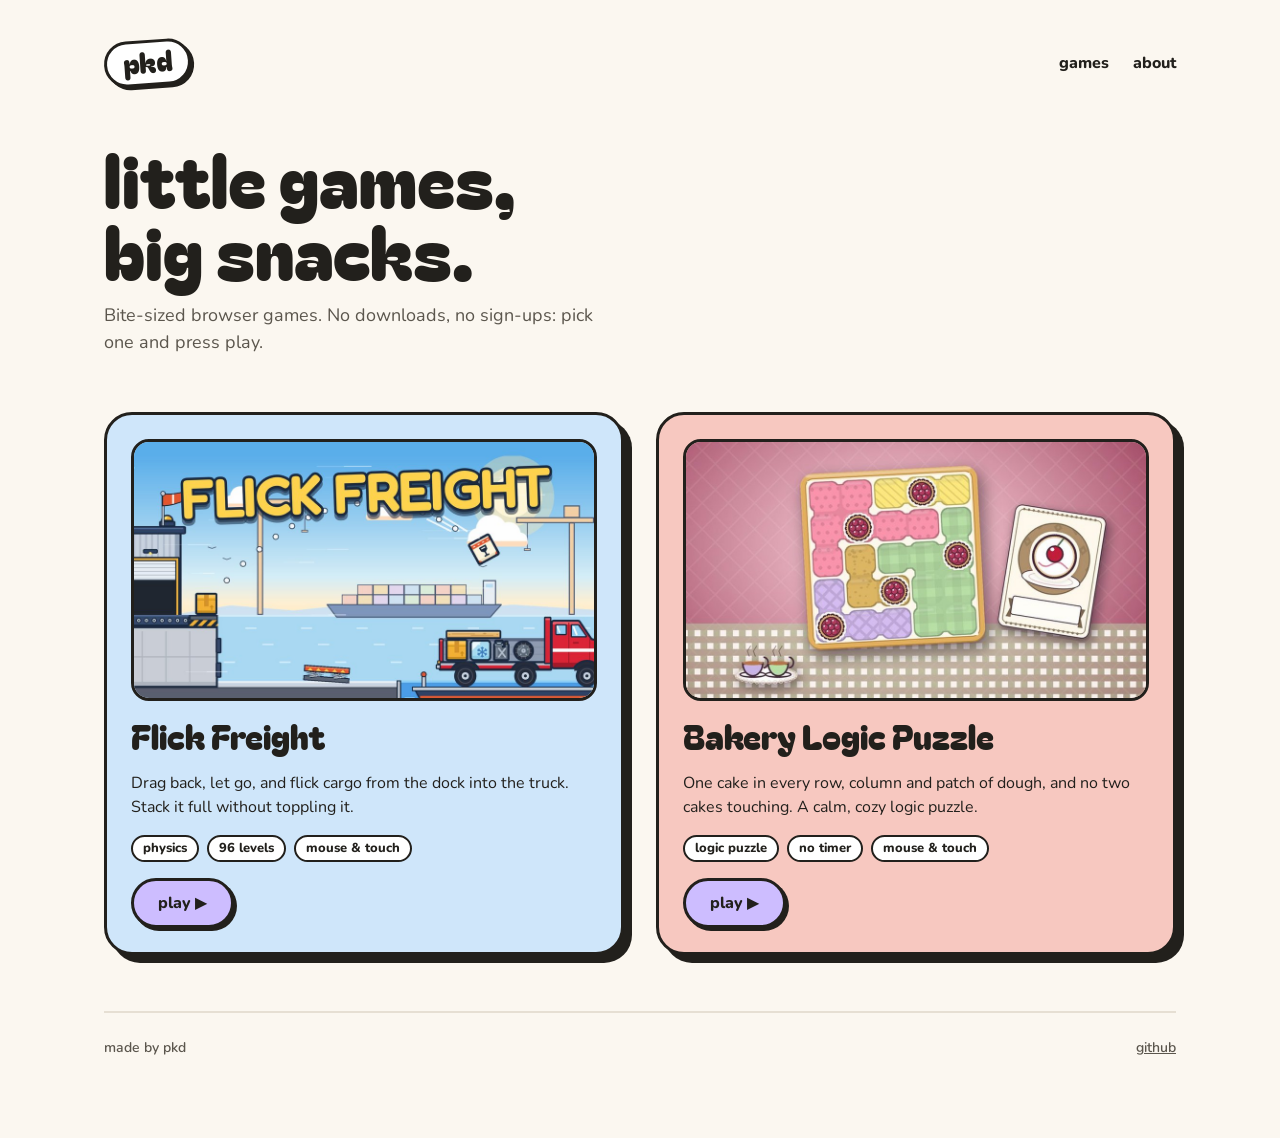
<file: index.html>
<!doctype html>
<html lang="en">
<head>
<meta charset="utf-8">
<meta name="viewport" content="width=device-width, initial-scale=1">
<title>PKD · little games, big snacks</title>
<meta name="description" content="Small browser games by PKD. Play Flick Freight and Bakery Logic Puzzle free, right in your browser.">
<link rel="icon" href="assets/favicon.svg" type="image/svg+xml">
<link rel="preconnect" href="https://fonts.googleapis.com">
<link rel="preconnect" href="https://fonts.gstatic.com" crossorigin>
<link rel="stylesheet" href="https://fonts.googleapis.com/css2?family=Bagel+Fat+One&family=Nunito:wght@400;600;800&display=swap">
<link rel="stylesheet" href="assets/style.css">
</head>
<body>
<div class="wrap">

  <header class="site-header">
    <a class="logo" href="./" aria-label="PKD home">pkd</a>
    <nav aria-label="Main">
      <a href="#games">games</a>
      <a href="#about">about</a>
    </nav>
  </header>

  <section class="hero">
    <h1>little games,<br>big snacks.</h1>
    <p>Bite-sized browser games. No downloads, no sign-ups: pick one and press play.</p>
  </section>

  <section id="games" class="games" aria-label="Games">

    <article class="card freight">
      <img src="assets/img/flick-freight.jpg" alt="Flick Freight cover: a crate flying from the loading dock toward a red truck at the harbor" width="960" height="540">
      <h2>Flick Freight</h2>
      <p>Drag back, let go, and flick cargo from the dock into the truck. Stack it full without toppling it.</p>
      <div class="tags"><span class="tag">physics</span><span class="tag">96 levels</span><span class="tag">mouse &amp; touch</span></div>
      <div class="actions">
        <a class="btn" href="games/flick-freight/">play ▶</a>
      </div>
    </article>

    <article class="card bakery">
      <img src="assets/img/bakery-logic-puzzle.jpg" alt="Bakery Logic Puzzle: a baking tray of colored dough patches with berry cakes, next to a recipe card" width="960" height="540">
      <h2>Bakery Logic Puzzle</h2>
      <p>One cake in every row, column and patch of dough, and no two cakes touching. A calm, cozy logic puzzle.</p>
      <div class="tags"><span class="tag">logic puzzle</span><span class="tag">no timer</span><span class="tag">mouse &amp; touch</span></div>
      <div class="actions">
        <a class="btn" href="games/bakery-logic-puzzle/">play ▶</a>
      </div>
    </article>

  </section>

  <footer id="about" class="site-footer">
    <span>made by pkd</span>
    <span><a href="https://github.com/shaharFranses">github</a></span>
  </footer>

</div>
</body>
</html>
</file>
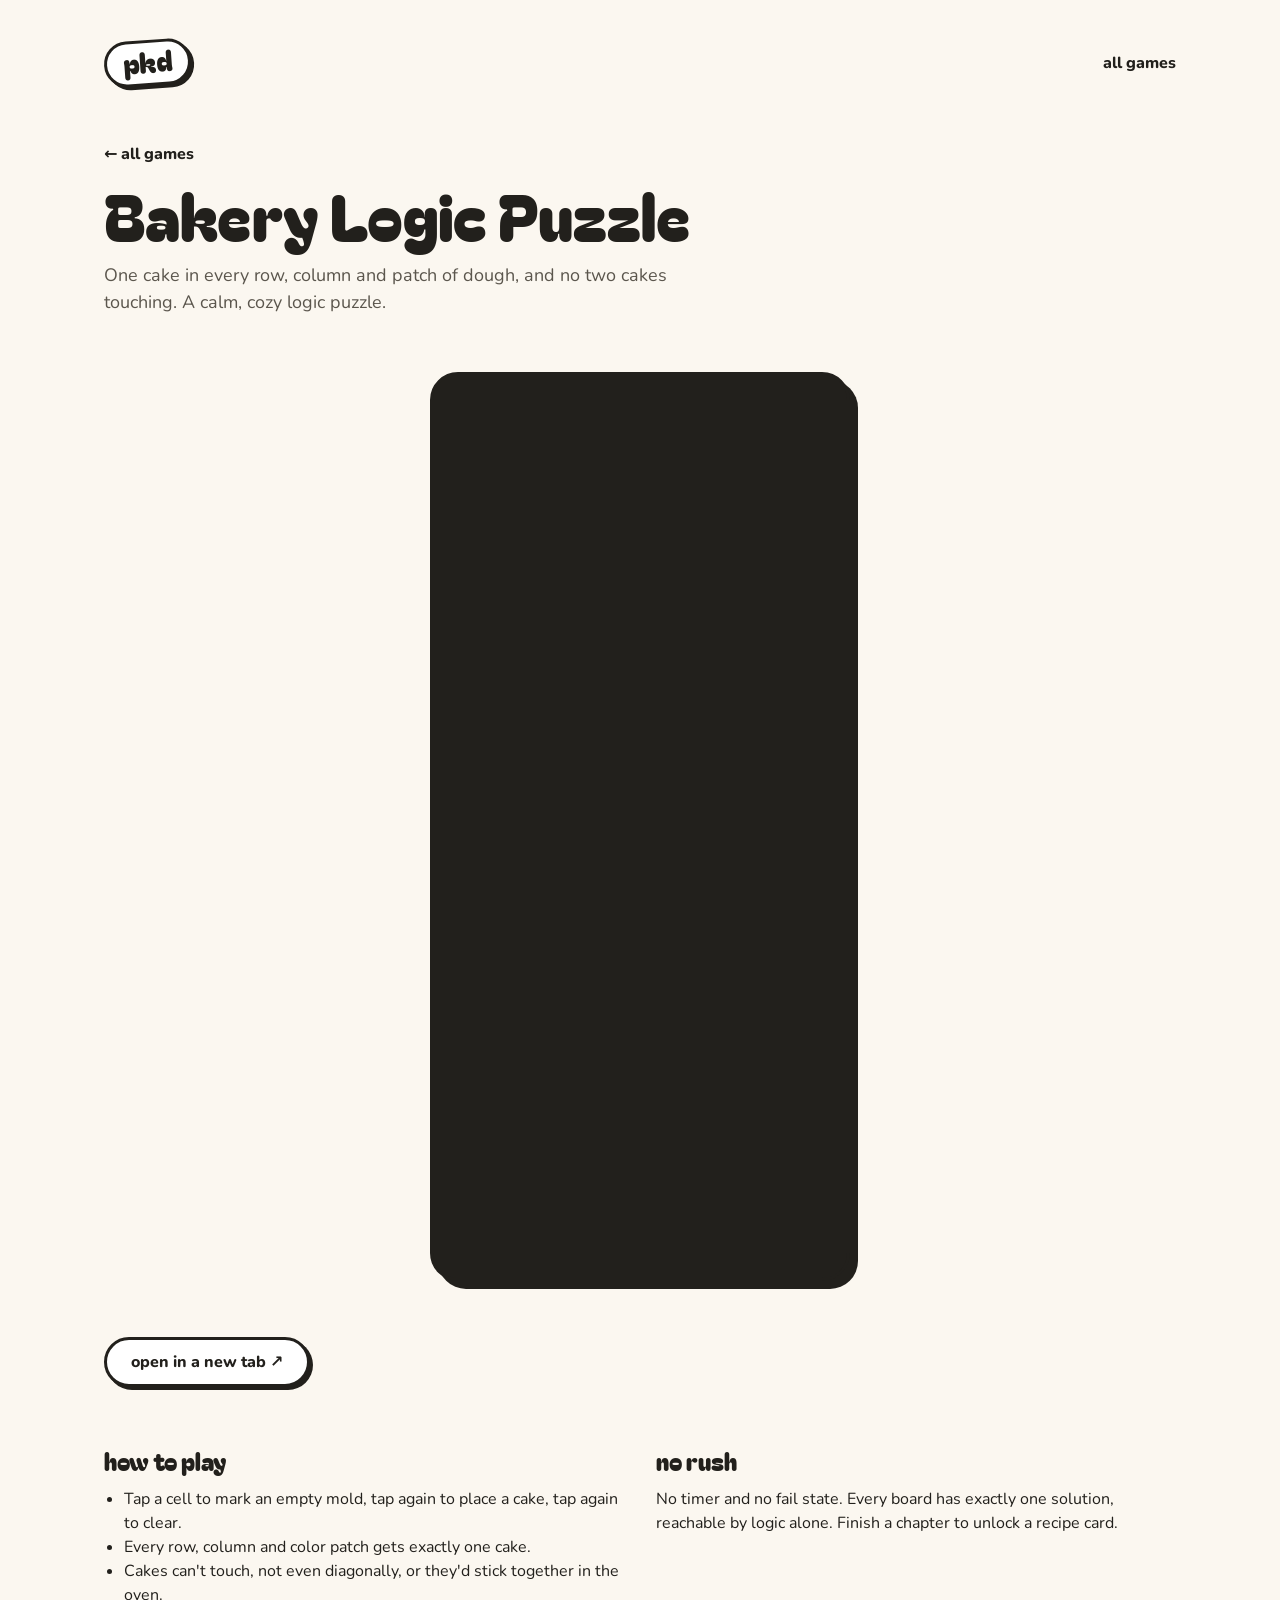
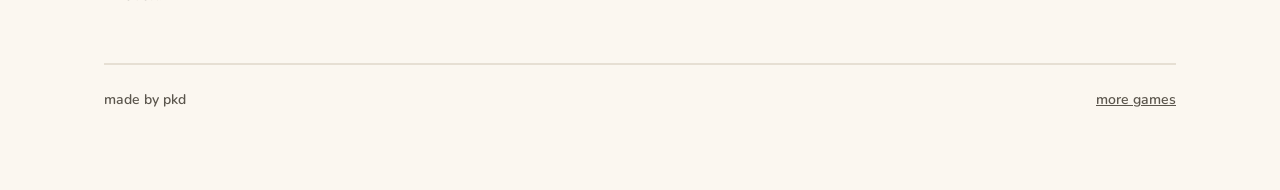
<file: games/bakery-logic-puzzle/index.html>
<!doctype html>
<html lang="en">
<head>
<meta charset="utf-8">
<meta name="viewport" content="width=device-width, initial-scale=1">
<title>Bakery Logic Puzzle · play free in your browser · PKD</title>
<meta name="description" content="Bakery Logic Puzzle: place one cake in every row, column and patch of dough, with no two cakes touching. A calm, cozy logic puzzle, free in your browser.">
<link rel="icon" href="../../assets/favicon.svg" type="image/svg+xml">
<link rel="preconnect" href="https://fonts.googleapis.com">
<link rel="preconnect" href="https://fonts.gstatic.com" crossorigin>
<link rel="stylesheet" href="https://fonts.googleapis.com/css2?family=Bagel+Fat+One&family=Nunito:wght@400;600;800&display=swap">
<link rel="stylesheet" href="../../assets/style.css">
</head>
<body>
<div class="wrap">

  <header class="site-header">
    <a class="logo" href="../../" aria-label="PKD home">pkd</a>
    <nav aria-label="Main">
      <a href="../../#games">all games</a>
    </nav>
  </header>

  <section class="play-head">
    <a class="back" href="../../">← all games</a>
    <h1>Bakery Logic Puzzle</h1>
    <p>One cake in every row, column and patch of dough, and no two cakes touching. A calm, cozy logic puzzle.</p>
  </section>

  <div class="stage portrait">
    <iframe src="https://shaharfranses.github.io/tea-bakery/" title="Bakery Logic Puzzle game" allow="autoplay; fullscreen" allowfullscreen loading="lazy"></iframe>
  </div>

  <div class="actions">
    <a class="btn mobile-play" href="https://shaharfranses.github.io/tea-bakery/">play full screen ▶</a>
    <a class="btn secondary" href="https://shaharfranses.github.io/tea-bakery/" target="_blank" rel="noopener">open in a new tab ↗</a>
  </div>

  <section class="about">
    <div>
      <h2>how to play</h2>
      <ul>
        <li>Tap a cell to mark an empty mold, tap again to place a cake, tap again to clear.</li>
        <li>Every row, column and color patch gets exactly one cake.</li>
        <li>Cakes can't touch, not even diagonally, or they'd stick together in the oven.</li>
      </ul>
    </div>
    <div>
      <h2>no rush</h2>
      <p>No timer and no fail state. Every board has exactly one solution, reachable by logic alone. Finish a chapter to unlock a recipe card.</p>
    </div>
  </section>

  <footer class="site-footer">
    <span>made by pkd</span>
    <span><a href="../../">more games</a></span>
  </footer>

</div>
</body>
</html>
</file>
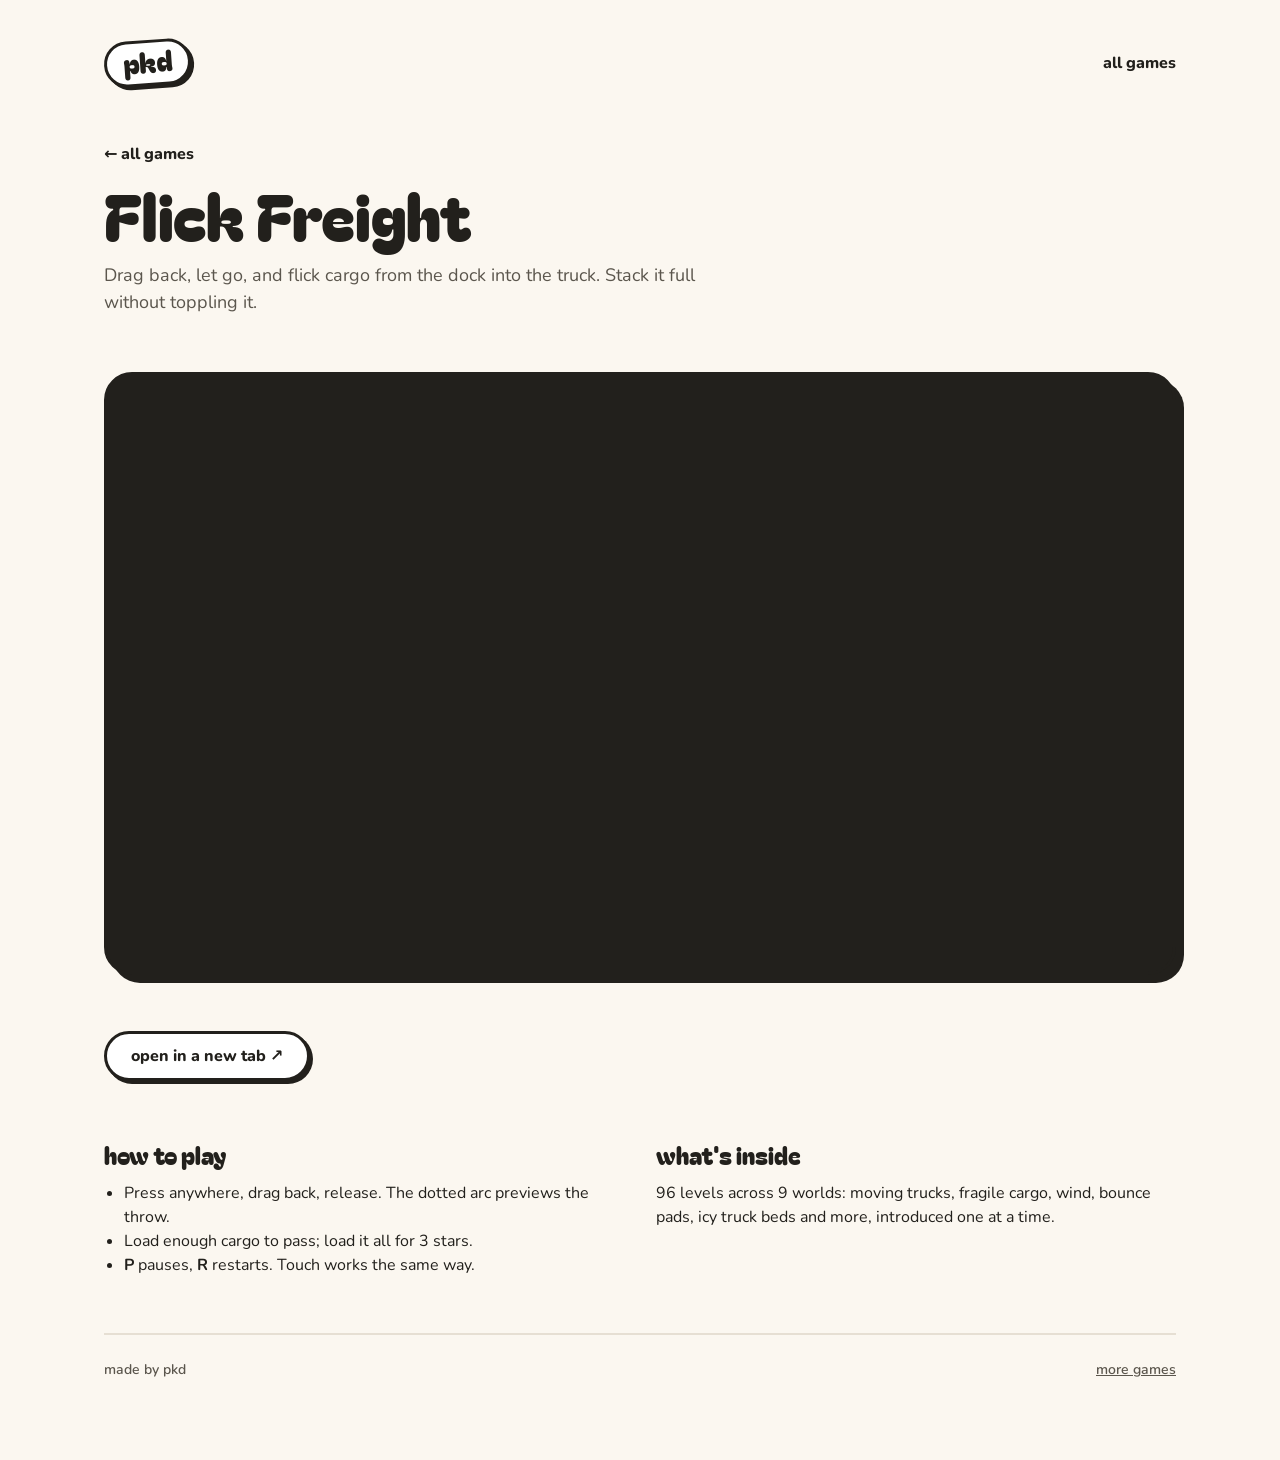
<file: games/flick-freight/index.html>
<!doctype html>
<html lang="en">
<head>
<meta charset="utf-8">
<meta name="viewport" content="width=device-width, initial-scale=1">
<title>Flick Freight · play free in your browser · PKD</title>
<meta name="description" content="Flick Freight: a physics loading game. Drag back and release to throw cargo into the truck. 96 levels across 9 worlds. Free to play in your browser.">
<link rel="icon" href="../../assets/favicon.svg" type="image/svg+xml">
<link rel="preconnect" href="https://fonts.googleapis.com">
<link rel="preconnect" href="https://fonts.gstatic.com" crossorigin>
<link rel="stylesheet" href="https://fonts.googleapis.com/css2?family=Bagel+Fat+One&family=Nunito:wght@400;600;800&display=swap">
<link rel="stylesheet" href="../../assets/style.css">
</head>
<body>
<div class="wrap">

  <header class="site-header">
    <a class="logo" href="../../" aria-label="PKD home">pkd</a>
    <nav aria-label="Main">
      <a href="../../#games">all games</a>
    </nav>
  </header>

  <section class="play-head">
    <a class="back" href="../../">← all games</a>
    <h1>Flick Freight</h1>
    <p>Drag back, let go, and flick cargo from the dock into the truck. Stack it full without toppling it.</p>
  </section>

  <div class="stage landscape">
    <iframe src="https://shaharfranses.github.io/flick-freight/" title="Flick Freight game" allow="autoplay; fullscreen; gamepad" allowfullscreen loading="lazy"></iframe>
  </div>

  <div class="actions">
    <a class="btn mobile-play" href="https://shaharfranses.github.io/flick-freight/">play full screen ▶</a>
    <a class="btn secondary" href="https://shaharfranses.github.io/flick-freight/" target="_blank" rel="noopener">open in a new tab ↗</a>
  </div>

  <section class="about">
    <div>
      <h2>how to play</h2>
      <ul>
        <li>Press anywhere, drag back, release. The dotted arc previews the throw.</li>
        <li>Load enough cargo to pass; load it all for 3 stars.</li>
        <li><b>P</b> pauses, <b>R</b> restarts. Touch works the same way.</li>
      </ul>
    </div>
    <div>
      <h2>what's inside</h2>
      <p>96 levels across 9 worlds: moving trucks, fragile cargo, wind, bounce pads, icy truck beds and more, introduced one at a time.</p>
    </div>
  </section>

  <footer class="site-footer">
    <span>made by pkd</span>
    <span><a href="../../">more games</a></span>
  </footer>

</div>
</body>
</html>
</file>
<file: assets/style.css>
/* PKD site styles. Tokens mirror the PKD Design System. Rule #1: NO YELLOW in UI. */
:root {
  --paper: #FBF7F0;
  --white: #FFFFFF;
  --ink: #22201C;
  --muted: #5B564D;
  --line: #E6DFD3;
  --lilac: #CDBDFF;
  --mint: #8FE3B0;
  --sky: #9DC7FF;
  --coral: #FF9F6B;
  --teacake-pink: #F7C8C0;
  --freight-sky: #CFE6FA;

  --font-display: "Bagel Fat One", system-ui, sans-serif;
  --font-body: Nunito, system-ui, sans-serif;

  --space-2: 8px;
  --space-4: 16px;
  --space-6: 24px;
  --space-8: 32px;
  --space-14: 56px;

  --radius-md: 18px;
  --radius-lg: 28px;
  --radius-pill: 999px;

  --border-ui: 3px;
  --shadow-hard: 8px 8px 0 var(--ink);
  --shadow-hard-sm: 3px 3px 0 var(--ink);
}

* { box-sizing: border-box; }

html, body {
  margin: 0;
  background: var(--paper);
  color: var(--ink);
  font-family: var(--font-body);
  font-size: 16px;
  line-height: 1.5;
}

a { color: var(--ink); }
a:hover { color: var(--muted); }

.wrap {
  max-width: 1120px;
  margin: 0 auto;
  padding: 40px var(--space-6) 80px;
  display: flex;
  flex-direction: column;
  gap: var(--space-14);
}

/* Header */
.site-header {
  display: flex;
  flex-wrap: wrap;
  justify-content: space-between;
  align-items: center;
  gap: var(--space-4);
}
.site-header nav { display: flex; gap: var(--space-6); font-weight: 800; }
.site-header nav a { text-decoration: none; }

/* Logo: base skin. Shape, outline, shadow and lowercase wordmark never change. */
.logo {
  display: inline-block;
  font-family: var(--font-display);
  font-size: 28px;
  line-height: 1;
  text-decoration: none;
  color: var(--ink);
  background: var(--white);
  border: var(--border-ui) solid var(--ink);
  border-radius: var(--radius-pill);
  padding: 4px 16px 8px;
  box-shadow: var(--shadow-hard-sm);
  transform: rotate(-4deg);
}
.logo:hover { color: var(--ink); }

/* Hero */
.hero h1 {
  margin: 0;
  font-family: var(--font-display);
  font-weight: 400;
  font-size: clamp(44px, 8vw, 72px);
  line-height: 1;
}
.hero p { margin: var(--space-4) 0 0; font-size: 18px; color: var(--muted); max-width: 520px; }

/* Game grid */
.games {
  display: grid;
  grid-template-columns: repeat(auto-fit, minmax(300px, 1fr));
  gap: var(--space-8);
}
.card {
  border: var(--border-ui) solid var(--ink);
  border-radius: var(--radius-lg);
  box-shadow: var(--shadow-hard);
  padding: var(--space-6);
  display: flex;
  flex-direction: column;
  gap: var(--space-4);
}
.card.freight { background: var(--freight-sky); }
.card.bakery { background: var(--teacake-pink); }
.card img {
  width: 100%;
  height: auto;
  aspect-ratio: 16 / 9;
  object-fit: cover;
  border-radius: var(--radius-md);
  border: var(--border-ui) solid var(--ink);
  display: block;
}
.card h2 {
  margin: 0;
  font-family: var(--font-display);
  font-weight: 400;
  font-size: 34px;
  line-height: 1.1;
}
.card p { margin: 0; }
.tags { display: flex; flex-wrap: wrap; gap: var(--space-2); }
.tag {
  font-size: 13px;
  font-weight: 800;
  background: var(--white);
  border: 2px solid var(--ink);
  border-radius: var(--radius-pill);
  padding: 2px 10px;
}
.actions { display: flex; flex-wrap: wrap; gap: var(--space-4); align-items: center; margin-top: auto; }

/* Buttons */
.btn {
  display: inline-flex;
  align-items: center;
  gap: var(--space-2);
  min-height: 48px;
  font-weight: 800;
  font-size: 16px;
  text-decoration: none;
  color: var(--ink);
  background: var(--lilac);
  border: var(--border-ui) solid var(--ink);
  border-radius: var(--radius-pill);
  padding: 10px 24px;
  box-shadow: var(--shadow-hard-sm);
  cursor: pointer;
}
.btn:hover { color: var(--ink); transform: translate(1px, 1px); box-shadow: 2px 2px 0 var(--ink); }
.btn.secondary { background: var(--white); }
.btn:focus-visible, .logo:focus-visible { outline: 3px solid var(--ink); outline-offset: 4px; }

/* Play page */
.back { font-weight: 800; text-decoration: none; }
.play-head { display: flex; flex-direction: column; gap: var(--space-4); }
.play-head h1 { margin: 0; font-family: var(--font-display); font-weight: 400; font-size: clamp(40px, 7vw, 64px); line-height: 1; }
.play-head p { margin: 0; font-size: 18px; color: var(--muted); max-width: 640px; }

.stage {
  border: var(--border-ui) solid var(--ink);
  border-radius: var(--radius-lg);
  box-shadow: var(--shadow-hard);
  background: var(--ink);
  overflow: hidden;
  margin: 0 auto;
  width: 100%;
}
.stage iframe { display: block; width: 100%; height: 100%; border: 0; }
.stage.landscape { aspect-ratio: 16 / 9; }
.stage.portrait { aspect-ratio: 390 / 844; max-width: 420px; }

/* On phones, the embedded frame is replaced by a full-screen play button. */
.mobile-play { display: none; }
@media (max-width: 720px) {
  .stage { display: none; }
  .mobile-play { display: flex; }
}

.about { display: grid; grid-template-columns: repeat(auto-fit, minmax(260px, 1fr)); gap: var(--space-8); }
.about h2 { margin: 0 0 var(--space-2); font-family: var(--font-display); font-weight: 400; font-size: 24px; }
.about p, .about ul { margin: 0; }
.about ul { padding-left: 20px; }

/* Footer */
.site-footer {
  border-top: 2px solid var(--line);
  padding-top: var(--space-6);
  display: flex;
  flex-wrap: wrap;
  justify-content: space-between;
  gap: var(--space-4);
  font-size: 14px;
  font-weight: 600;
  color: var(--muted);
}
.site-footer a { color: var(--muted); }
</file>
